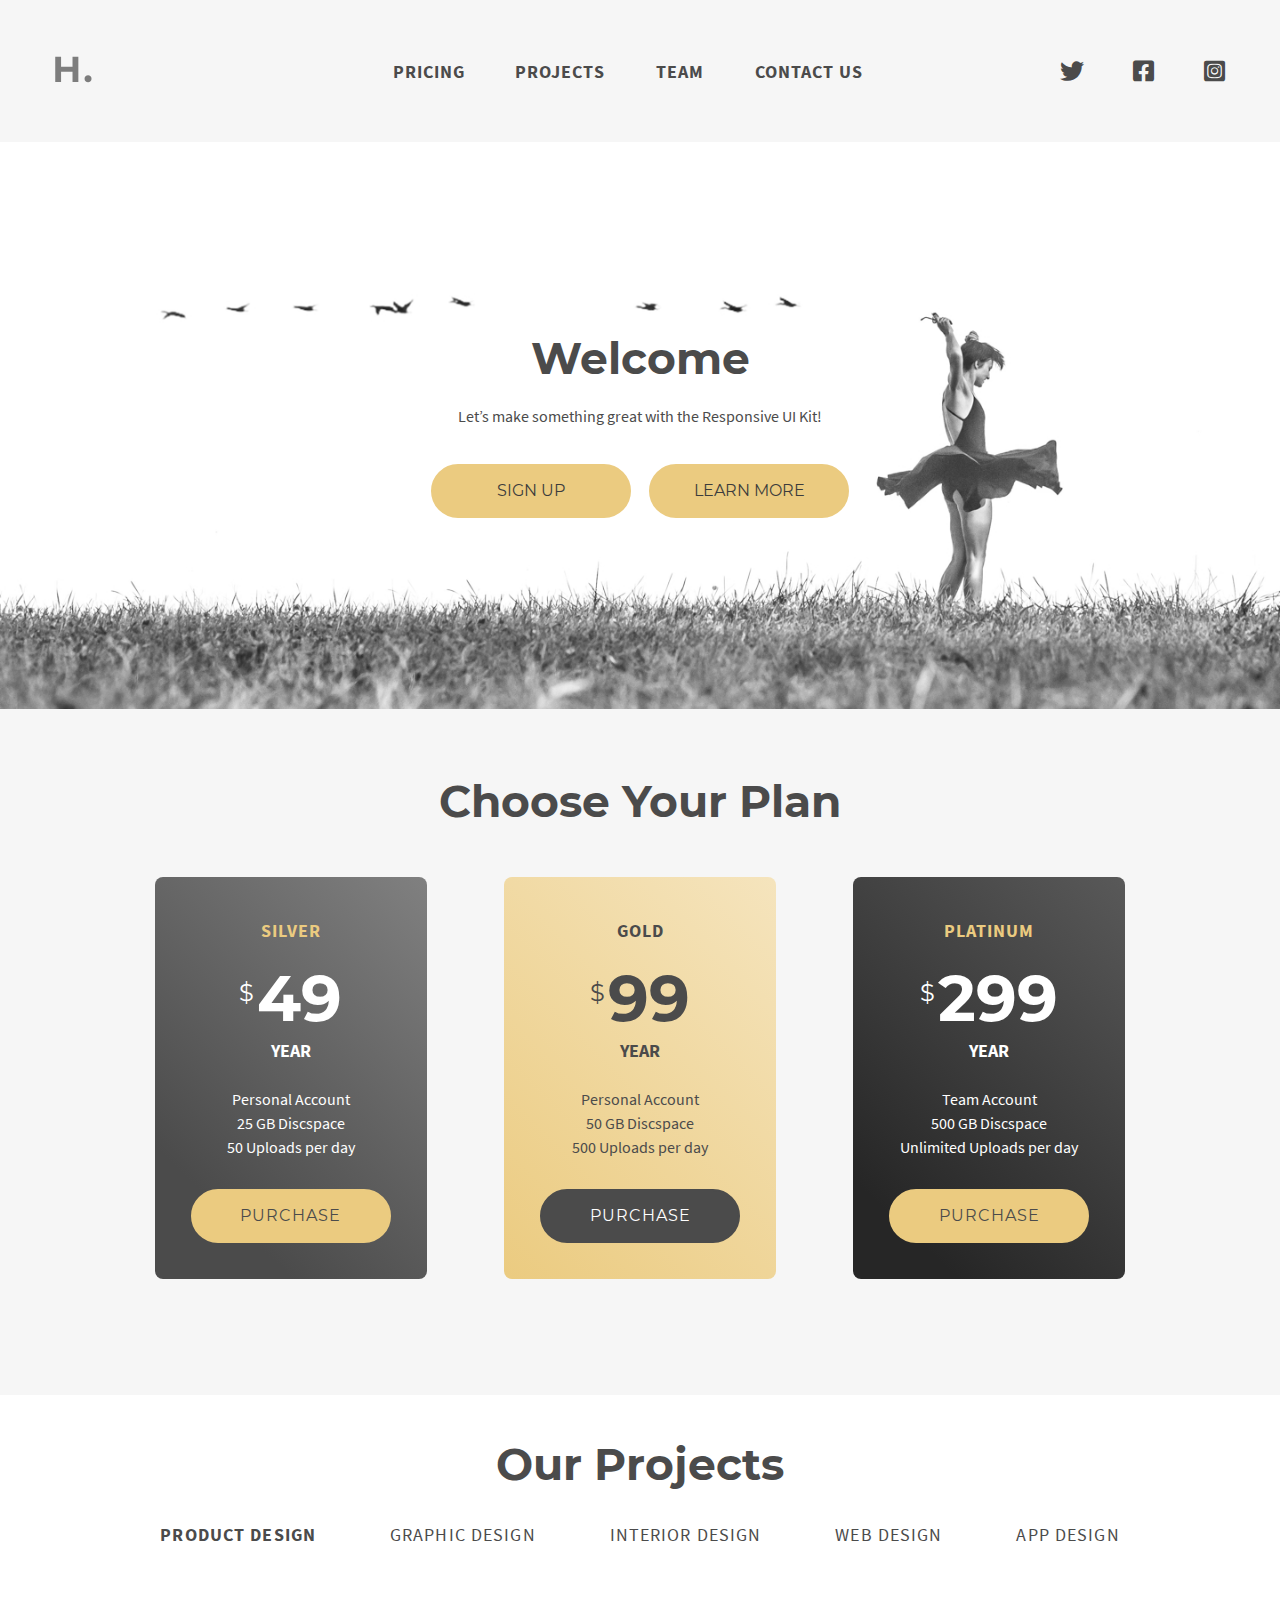
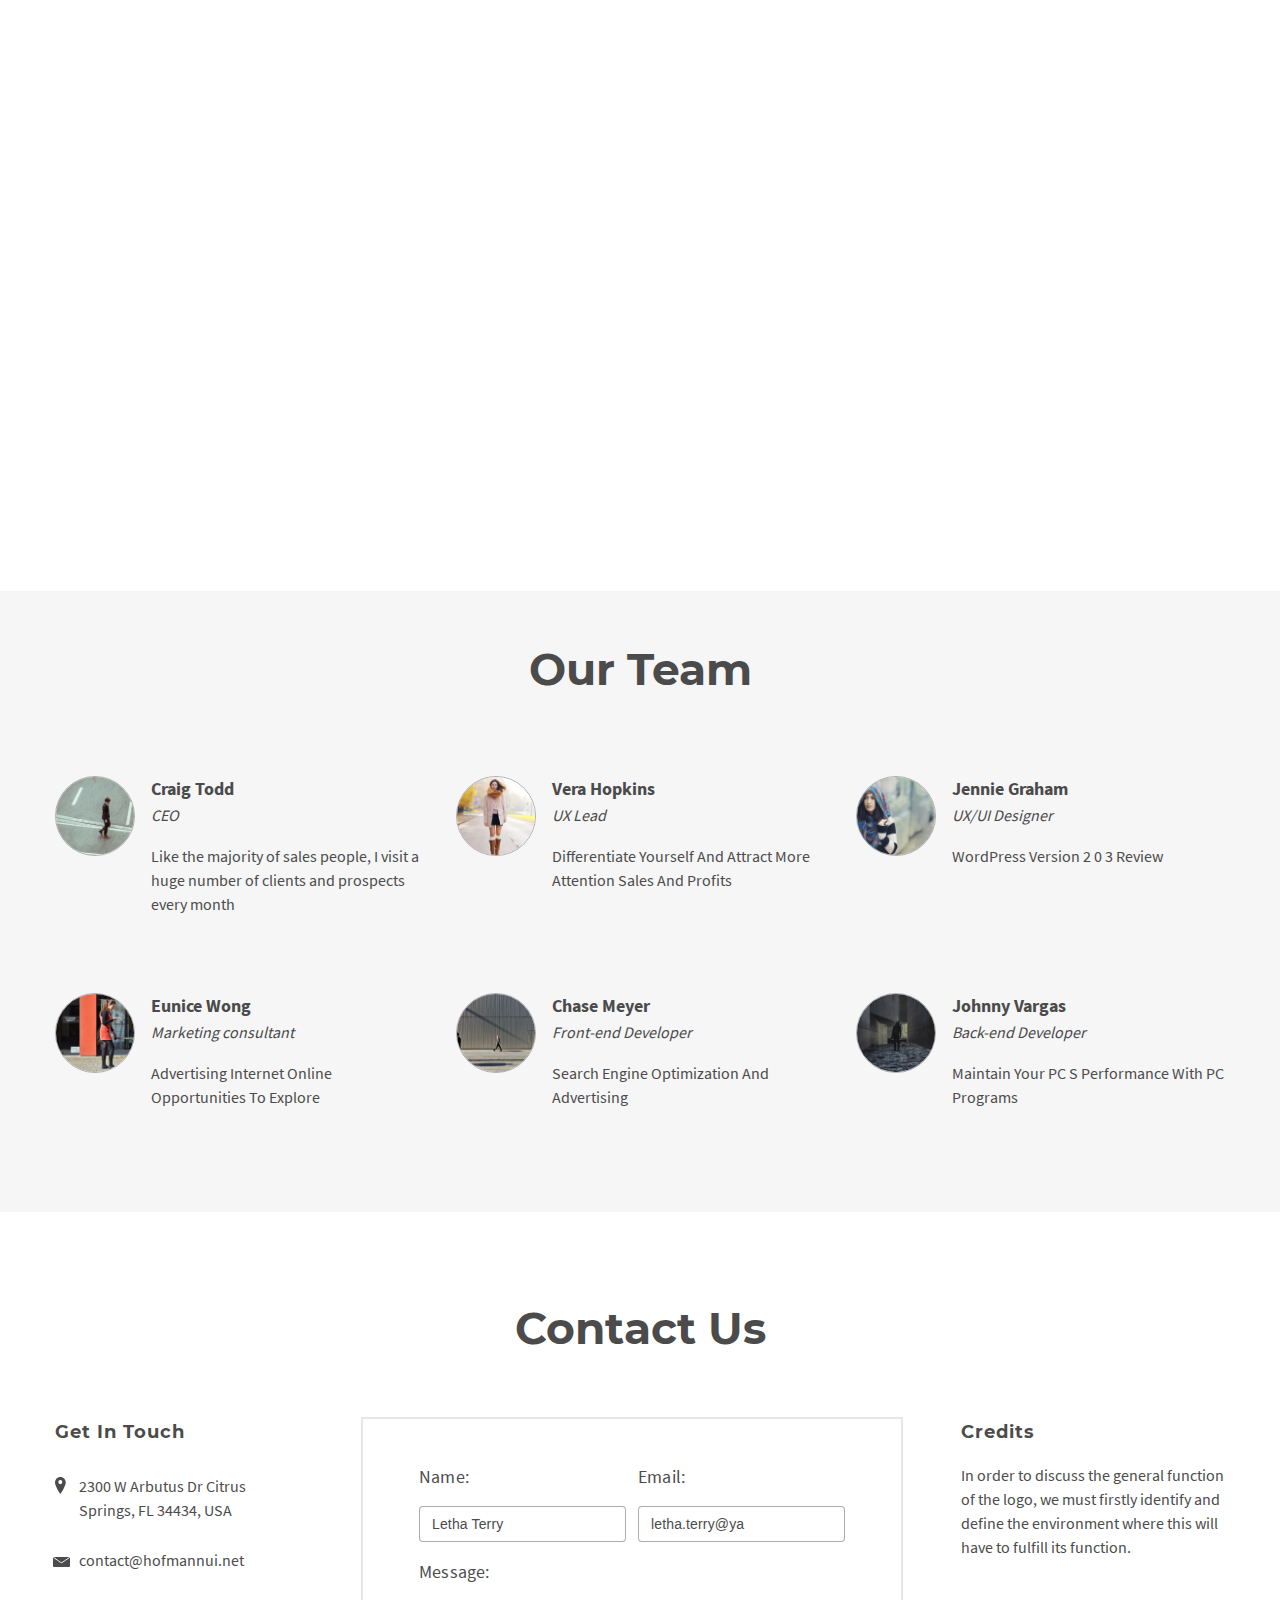
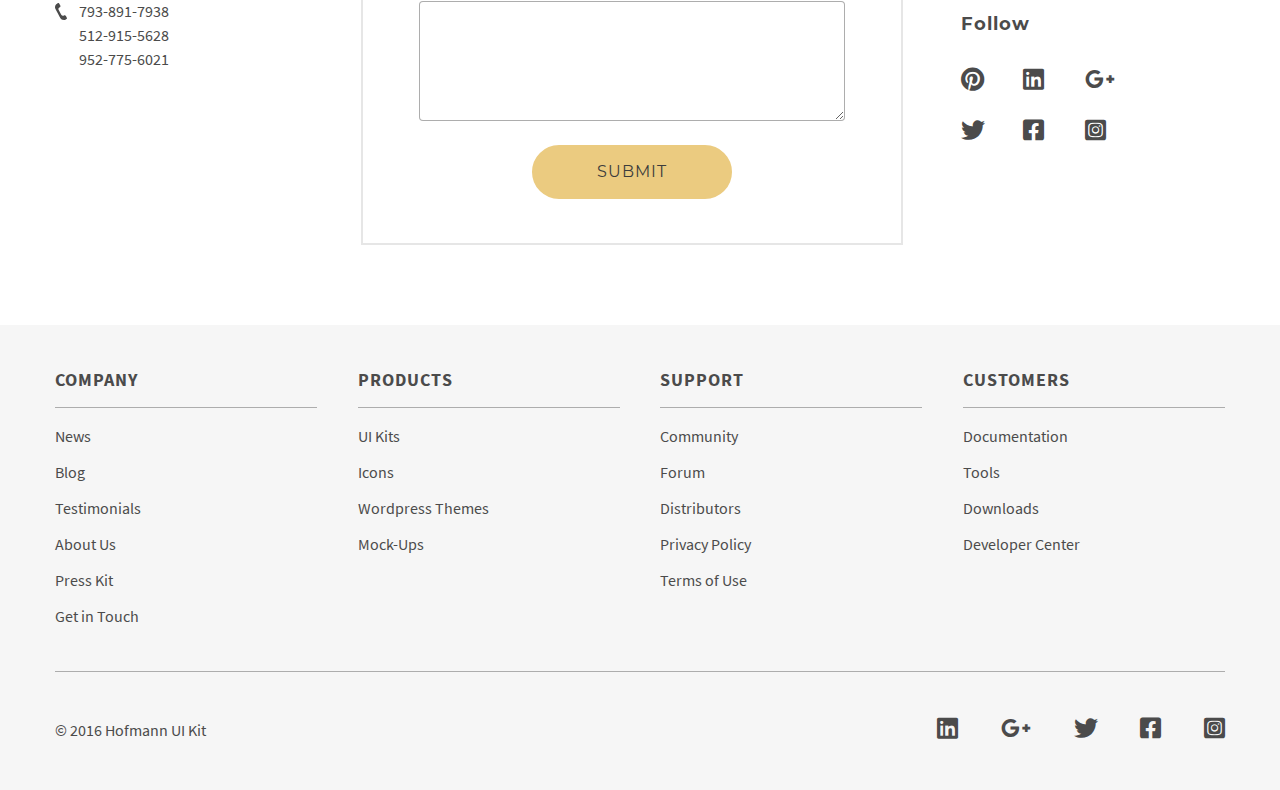
<file: index.html>
<!DOCTYPE html>
<html lang="en">

<head>
	<meta charset="UTF-8">
	<meta name="viewport" content="width=device-width, initial-scale=1.0, user-scalable=yes">
	<title>HOFMANN</title>
  <script src="assets/scripts/index.js" defer></script>
	<link rel="stylesheet" href="https://cdnjs.cloudflare.com/ajax/libs/font-awesome/5.14.0/css/all.min.css">
	<link rel="stylesheet" href="https://cdnjs.cloudflare.com/ajax/libs/animate.css/4.1.1/animate.min.css" />
	<link rel="stylesheet" href="styles/reset.css">
	<link rel="stylesheet" href="styles/style.css">
</head>

<body>

	<!-- =============== Header navbar ================== -->

	<header id="navbar" class="navbar">
		<div class="container f-row">
			<a class="logo" href="index.html">
				<img class="logo-img" src="assets/images/svg/logo.svg" alt="Hofmann logotype"></a>

			<button class="mobile-nav-icon fas fa-bars g-t-color"></button>

			<nav class="main-nav f-row">
				<a href="#s-pricing" class="nav-link g-t-color">
					Pricing </a>

				<a href="#s-project" class="nav-link g-t-color">Projects</a>

				<a href="#s-team" class="nav-link g-t-color">Team</a>

				<a href="#s-contact" class="nav-link g-t-color">Contact us</a>
			</nav>

			<div class="social-links f-row">
				<a href="https://twitter.com/" target="_blank" class="fab fa-twitter soc-link g-t-color"></a>
				<a href="https://www.facebook.com/" target="_blank" class="fab fa-facebook-square soc-link g-t-color"></a>
				<a href="https://www.instagram.com/" target="_blank" class="fab fa-instagram-square soc-link g-t-color"></a>

			</div>


		</div>
	</header>

	<main class="content">

		<!-- =============== Hero section ================== -->

		<section class="hero-section f-column">
			<div class="welcome-block">
				<h2 class="section-title">
					Welcome
				</h2>
				<p class="slogan-text g-t-color">
					Let’s make something great with the Responsive UI Kit!
				</p>

				<div class="hero-buttons-block d-flex">
					<button class="btn hero-button">Sign up</button>
					<button class="btn hero-button">learn more</button>
				</div>
			</div>
		</section>

		<!-- =============== Pricing section ================== -->

		<section id="s-pricing" class="pricing-section">
			<div class="container">
				<h2 class="section-title">Choose Your Plan</h2>
				<input type="radio" name="price-item" id="price-silver-trigger" class="choice-price">
				<input type="radio" checked name="price-item" id="price-gold-trigger" class="choice-price">
				<input type="radio" name="price-item" id="price-platinum-trigger" class="choice-price">

				<ul class="pricing-plan-list f-row">

					<li class="pricing-list-item silver">
						<h3 class="plan-name">Silver</h3>

						<div class="pricing-plan">
							<span class="dollar">$</span>

							<span class="plan-count">49</span><br>

							<span class="year">year</span>
						</div>


						<ul class="pricing-description">
							<li class="pricing-descr-item">Personal Account</li>
							<li class="pricing-descr-item">25 GB Discspace</li>
							<li class="pricing-descr-item">50 Uploads per day</li>
						</ul>
						<button class="btn btn-purchase">Purchase</button>
					</li>
					<li class="pricing-list-item gold">
						<h3 class="plan-name">Gold</h3>

						<div class="pricing-plan">
							<span class="dollar">$</span>

							<span class="plan-count">99</span><br>

							<span class="year">year</span>

						</div>


						<ul class="pricing-description">
							<li class="pricing-descr-item">Personal Account</li>
							<li class="pricing-descr-item">50 GB Discspace</li>
							<li class="pricing-descr-item">500 Uploads per day</li>
						</ul>
						<button class="btn btn-purchase">Purchase</button>
					</li>

					<li class="pricing-list-item platinum">
						<h3 class="plan-name">Platinum</h3>

						<div class="pricing-plan">
							<span class="dollar">$</span>

							<span class="plan-count">299</span> <br>

							<span class="year">year</span>

						</div>

						<ul class="pricing-description">
							<li class="pricing-descr-item">Team Account</li>
							<li class="pricing-descr-item">500 GB Discspace</li>
							<li class="pricing-descr-item">Unlimited Uploads per day</li>
						</ul>
						<button class="btn btn-purchase">Purchase</button>
					</li>
				</ul>

				<div class="block-labels-choice f-row">
					<label for="price-silver-trigger" class="label-choice-price choice-silver">Silver</label>
					<label for="price-gold-trigger" class="label-choice-price choice-gold">Gold</label>
					<label for="price-platinum-trigger" class="label-choice-price choice-platinum">Platinum</label>
				</div>
			</div>
		</section>

		<!-- =============== Our Project section ================== -->

		<section id="s-project" class="our-project-section">
			<div class="container">
				<h2 class="section-title">
					Our Projects
				</h2>

				<!-- ===== RADIOBUTTONS ===== -->
				<input type="radio" name="type-design" id="product-design-trigger" checked>

				<input type="radio" name="type-design" class="graphic-design" id="graphic-design-trigger">

				<input type="radio" name="type-design" class="interior-design" id="interior-design-trigger">

				<input type="radio" name="type-design" class="web-design" id="web-design-trigger">

				<input type="radio" name="type-design" class="app-design" id="app-design-trigger">

				<ul class="list-theme-project f-row">
					<li class="item-theme-project item-product">
						<label class="theme-project-link g-t-color product" for="product-design-trigger">Product design</label>
					</li>

					<li class="item-theme-project item-graphic">
						<label class="theme-project-link g-t-color graphic" for="graphic-design-trigger">Graphic design</label>
					</li>

					<li class="item-theme-project item-interior">
						<label class="theme-project-link g-t-color interior" for="interior-design-trigger"> Interior design
						</label>
					</li>

					<li class="item-theme-project item-web">
						<label class="theme-project-link g-t-color web" for="web-design-trigger">Web design</label>
					</li>

					<li class="item-theme-project item-app">
						<label class="theme-project-link g-t-color app" for="app-design-trigger">App design</label></li>
				</ul>

				<!-- Section product design -->

				<section class="product-design-section wow animate__animated animate__fadeInRight">
					<ul class="design-list">
						<li class="design-list-item">
							<img src="assets/images/design/product-design-photo-01.jpg" alt="laptop"
								class="product-design-photo design-photo">
							<div class="views-likes-comments-block f-row">

								<div class="views icon-counter">
									<img class="svg-icon-counter" src="assets/images/svg/views.svg" alt="icon counter">
									<span class="counter views-counter">91312</span>
								</div>

								<div class="likes icon-counter">
									<img class="svg-icon-counter" src="assets/images/svg/likes.svg" alt="icon counter">
									<span class="counter likes-counter">9312</span>
								</div>

								<div class="comments icon-counter">
									<img class="svg-icon-counter icon-comments" src="assets/images/svg/comments.svg" alt="icon counter">
									<span class="counter comments-counter">1312</span>
								</div>

							</div>
						</li>

						<li class="design-list-item">
							<img src="assets/images/design/product-design-photo-02.jpg" alt="photocamera"
								class="product-design-photo design-photo">
							<div class="views-likes-comments-block f-row">

								<div class="views icon-counter">
									<img class="svg-icon-counter" src="assets/images/svg/views.svg" alt="icon counter">
									<span class="counter views-counter">29547</span>
								</div>

								<div class="likes icon-counter">
									<img class="svg-icon-counter" src="assets/images/svg/likes.svg" alt="icon counter">
									<span class="counter likes-counter">2191</span>
								</div>

								<div class="comments icon-counter">
									<img class="svg-icon-counter icon-comments" src="assets/images/svg/comments.svg" alt="icon counter">
									<span class="counter comments-counter">6053</span>
								</div>

							</div>
						</li>

						<li class="design-list-item">
							<img src="assets/images/design/product-design-photo-03.jpg" alt="table and laptop"
								class="product-design-photo design-photo">
							<div class="views-likes-comments-block f-row">

								<div class="views icon-counter">
									<img class="svg-icon-counter" src="assets/images/svg/views.svg" alt="icon counter">
									<span class="counter views-counter">92924</span>
								</div>

								<div class="likes icon-counter">
									<img class="svg-icon-counter" src="assets/images/svg/likes.svg" alt="icon counter">
									<span class="counter likes-counter">1273</span>
								</div>

								<div class="comments icon-counter">
									<img class="svg-icon-counter icon-comments" src="assets/images/svg/comments.svg" alt="icon counter">
									<span class="counter comments-counter">4894</span>
								</div>

							</div>
						</li>

						<li class="design-list-item">
							<img src="assets/images/design/product-design-photo-04.jpg" alt="videocamera"
								class="product-design-photo design-photo">
							<div class="views-likes-comments-block f-row">

								<div class="views icon-counter">
									<img class="svg-icon-counter" src="assets/images/svg/views.svg" alt="icon counter">
									<span class="counter views-counter">99693</span>
								</div>

								<div class="likes icon-counter">
									<img class="svg-icon-counter" src="assets/images/svg/likes.svg" alt="icon counter">
									<span class="counter likes-counter">6727</span>
								</div>

								<div class="comments icon-counter">
									<img class="svg-icon-counter icon-comments" src="assets/images/svg/comments.svg" alt="icon counter">
									<span class="counter comments-counter">4835</span>
								</div>

							</div>
						</li>

						<li class="design-list-item">
							<img src="assets/images/design/product-design-photo-05.jpg" alt="game console"
								class="product-design-photo design-photo">
							<div class="views-likes-comments-block f-row">

								<div class="views icon-counter">
									<img class="svg-icon-counter" src="assets/images/svg/views.svg" alt="icon counter">
									<span class="counter views-counter">91312</span>
								</div>

								<div class="likes icon-counter">
									<img class="svg-icon-counter" src="assets/images/svg/likes.svg" alt="icon counter">
									<span class="counter likes-counter">9312</span>
								</div>

								<div class="comments icon-counter">
									<img class="svg-icon-counter icon-comments" src="assets/images/svg/comments.svg" alt="icon counter">
									<span class="counter comments-counter">1312</span>
								</div>

							</div>
						</li>

						<li class="design-list-item">
							<img src="assets/images/design/product-design-photo-06.jpg" alt="ultrabook and smartphone"
								class="product-design-photo design-photo">
							<div class="views-likes-comments-block f-row">

								<div class="views icon-counter">
									<img class="svg-icon-counter" src="assets/images/svg/views.svg" alt="icon counter">
									<span class="counter views-counter">29547</span>
								</div>

								<div class="likes icon-counter">
									<img class="svg-icon-counter" src="assets/images/svg/likes.svg" alt="icon counter">
									<span class="counter likes-counter">2191</span>
								</div>

								<div class="comments icon-counter">
									<img class="svg-icon-counter icon-comments" src="assets/images/svg/comments.svg" alt="icon counter">
									<span class="counter comments-counter">6053</span>
								</div>

							</div>
						</li>

						<li class="design-list-item">
							<img src="assets/images/design/product-design-photo-07.jpg" alt="macbook"
								class="product-design-photo design-photo">
							<div class="views-likes-comments-block f-row">

								<div class="views icon-counter">
									<img class="svg-icon-counter" src="assets/images/svg/views.svg" alt="icon counter">
									<span class="counter views-counter">92924</span>
								</div>

								<div class="likes icon-counter">
									<img class="svg-icon-counter" src="assets/images/svg/likes.svg" alt="icon counter">
									<span class="counter likes-counter">1273</span>
								</div>

								<div class="comments icon-counter">
									<img class="svg-icon-counter icon-comments" src="assets/images/svg/comments.svg" alt="icon counter">
									<span class="counter comments-counter">4894</span>
								</div>

							</div>
						</li>

						<li class="design-list-item">
							<img src="assets/images/design/product-design-photo-08.jpg" alt="smartwatch"
								class="product-design-photo design-photo">
							<div class="views-likes-comments-block f-row">

								<div class="views icon-counter">
									<img class="svg-icon-counter" src="assets/images/svg/views.svg" alt="icon counter">
									<span class="counter views-counter">99693</span>
								</div>

								<div class="likes icon-counter">
									<img class="svg-icon-counter" src="assets/images/svg/likes.svg" alt="icon counter">
									<span class="counter likes-counter">6727</span>
								</div>

								<div class="comments icon-counter">
									<img class="svg-icon-counter icon-comments" src="assets/images/svg/comments.svg" alt="icon counter">
									<span class="counter comments-counter">4835</span>
								</div>

							</div>
						</li>
					</ul>
				</section>

				<!-- Section graphic design -->

				<section class="graphic-design-section animate__animated animate__fadeInRight">
					<ul class="design-list">
						<li class="design-list-item">
							<img src="assets/images/design/graphic-design-photo-01.jpg" alt="journals"
								class="graphic-design-photo design-photo">
							<div class="views-likes-comments-block f-row">

								<div class="views icon-counter">
									<img class="svg-icon-counter" src="assets/images/svg/views.svg" alt="icon counter">
									<span class="counter views-counter">91312</span>
								</div>

								<div class="likes icon-counter">
									<img class="svg-icon-counter" src="assets/images/svg/likes.svg" alt="icon counter">
									<span class="counter likes-counter">9312</span>
								</div>

								<div class="comments icon-counter">
									<img class="svg-icon-counter icon-comments" src="assets/images/svg/comments.svg" alt="icon counter">
									<span class="counter comments-counter">1312</span>
								</div>

							</div>
						</li>

						<li class="design-list-item">
							<img src="assets/images/design/graphic-design-photo-02.jpg" alt="posters"
								class="graphic-design-photo design-photo">
							<div class="views-likes-comments-block f-row">

								<div class="views icon-counter">
									<img class="svg-icon-counter" src="assets/images/svg/views.svg" alt="icon counter">
									<span class="counter views-counter">29547</span>
								</div>

								<div class="likes icon-counter">
									<img class="svg-icon-counter" src="assets/images/svg/likes.svg" alt="icon counter">
									<span class="counter likes-counter">2191</span>
								</div>

								<div class="comments icon-counter">
									<img class="svg-icon-counter icon-comments" src="assets/images/svg/comments.svg" alt="icon counter">
									<span class="counter comments-counter">6053</span>
								</div>

							</div>
						</li>

						<li class="design-list-item">
							<img src="assets/images/design/graphic-design-photo-03.jpg" alt="banner"
								class="graphic-design-photo design-photo">
							<div class="views-likes-comments-block f-row">

								<div class="views icon-counter">
									<img class="svg-icon-counter" src="assets/images/svg/views.svg" alt="icon counter">
									<span class="counter views-counter">92924</span>
								</div>

								<div class="likes icon-counter">
									<img class="svg-icon-counter" src="assets/images/svg/likes.svg" alt="icon counter">
									<span class="counter likes-counter">1273</span>
								</div>

								<div class="comments icon-counter">
									<img class="svg-icon-counter icon-comments" src="assets/images/svg/comments.svg" alt="icon counter">
									<span class="counter comments-counter">4894</span>
								</div>

							</div>
						</li>

						<li class="design-list-item">
							<img src="assets/images/design/graphic-design-photo-04.jpg" alt="poster"
								class="graphic-design-photo design-photo">
							<div class="views-likes-comments-block f-row">

								<div class="views icon-counter">
									<img class="svg-icon-counter" src="assets/images/svg/views.svg" alt="icon counter">
									<span class="counter views-counter">99693</span>
								</div>

								<div class="likes icon-counter">
									<img class="svg-icon-counter" src="assets/images/svg/likes.svg" alt="icon counter">
									<span class="counter likes-counter">6727</span>
								</div>

								<div class="comments icon-counter">
									<img class="svg-icon-counter icon-comments" src="assets/images/svg/comments.svg" alt="icon counter">
									<span class="counter comments-counter">4835</span>
								</div>

							</div>
						</li>

					</ul>

				</section>

				<!-- Section interior design -->

				<section class="interior-design-section animate__animated animate__fadeInRight">
					<ul class="design-list">
						<li class="design-list-item">
							<img src="assets/images/design/interior-design-photo-01.jpg" alt="livingroom"
								class="interior-design-photo design-photo">
							<div class="views-likes-comments-block f-row">

								<div class="views icon-counter">
									<img class="svg-icon-counter" src="assets/images/svg/views.svg" alt="icon counter">
									<span class="counter views-counter">91312</span>
								</div>

								<div class="likes icon-counter">
									<img class="svg-icon-counter" src="assets/images/svg/likes.svg" alt="icon counter">
									<span class="counter likes-counter">9312</span>
								</div>

								<div class="comments icon-counter">
									<img class="svg-icon-counter icon-comments" src="assets/images/svg/comments.svg" alt="icon counter">
									<span class="counter comments-counter">1312</span>
								</div>

							</div>
						</li>

						<li class="design-list-item">
							<img src="assets/images/design/interior-design-photo-02.jpg" alt="livingroom"
								class="interior-design-photo design-photo">
							<div class="views-likes-comments-block f-row">

								<div class="views icon-counter">
									<img class="svg-icon-counter" src="assets/images/svg/views.svg" alt="icon counter">
									<span class="counter views-counter">29547</span>
								</div>

								<div class="likes icon-counter">
									<img class="svg-icon-counter" src="assets/images/svg/likes.svg" alt="icon counter">
									<span class="counter likes-counter">2191</span>
								</div>

								<div class="comments icon-counter">
									<img class="svg-icon-counter icon-comments" src="assets/images/svg/comments.svg" alt="icon counter">
									<span class="counter comments-counter">6053</span>
								</div>

							</div>
						</li>

						<li class="design-list-item">
							<img src="assets/images/design/interior-design-photo-03.jpg" alt="livingroom"
								class="interior-design-photo design-photo">
							<div class="views-likes-comments-block f-row">

								<div class="views icon-counter">
									<img class="svg-icon-counter" src="assets/images/svg/views.svg" alt="icon counter">
									<span class="counter views-counter">92924</span>
								</div>

								<div class="likes icon-counter">
									<img class="svg-icon-counter" src="assets/images/svg/likes.svg" alt="icon counter">
									<span class="counter likes-counter">1273</span>
								</div>

								<div class="comments icon-counter">
									<img class="svg-icon-counter icon-comments" src="assets/images/svg/comments.svg" alt="icon counter">
									<span class="counter comments-counter">4894</span>
								</div>

							</div>
						</li>

						<li class="design-list-item">
							<img src="assets/images/design/interior-design-photo-04.jpg" alt="bedroom"
								class="interior-design-photo design-photo">
							<div class="views-likes-comments-block f-row">

								<div class="views icon-counter">
									<img class="svg-icon-counter" src="assets/images/svg/views.svg" alt="icon counter">
									<span class="counter views-counter">99693</span>
								</div>

								<div class="likes icon-counter">
									<img class="svg-icon-counter" src="assets/images/svg/likes.svg" alt="icon counter">
									<span class="counter likes-counter">6727</span>
								</div>

								<div class="comments icon-counter">
									<img class="svg-icon-counter icon-comments" src="assets/images/svg/comments.svg" alt="icon counter">
									<span class="counter comments-counter">4835</span>
								</div>

							</div>
						</li>

						<li class="design-list-item">
							<img src="assets/images/design/interior-design-photo-05.jpg" alt="kitchen"
								class="interior-design-photo design-photo">
							<div class="views-likes-comments-block f-row">

								<div class="views icon-counter">
									<img class="svg-icon-counter" src="assets/images/svg/views.svg" alt="icon counter">
									<span class="counter views-counter">91312</span>
								</div>

								<div class="likes icon-counter">
									<img class="svg-icon-counter" src="assets/images/svg/likes.svg" alt="icon counter">
									<span class="counter likes-counter">9312</span>
								</div>

								<div class="comments icon-counter">
									<img class="svg-icon-counter icon-comments" src="assets/images/svg/comments.svg" alt="icon counter">
									<span class="counter comments-counter">1312</span>
								</div>

							</div>
						</li>

						<li class="design-list-item">
							<img src="assets/images/design/interior-design-photo-06.jpg" alt="kitchen"
								class="interior-design-photo design-photo">
							<div class="views-likes-comments-block f-row">

								<div class="views icon-counter">
									<img class="svg-icon-counter" src="assets/images/svg/views.svg" alt="icon counter">
									<span class="counter views-counter">29547</span>
								</div>

								<div class="likes icon-counter">
									<img class="svg-icon-counter" src="assets/images/svg/likes.svg" alt="icon counter">
									<span class="counter likes-counter">2191</span>
								</div>

								<div class="comments icon-counter">
									<img class="svg-icon-counter icon-comments" src="assets/images/svg/comments.svg" alt="icon counter">
									<span class="counter comments-counter">6053</span>
								</div>

							</div>
						</li>

					</ul>
				</section>

				<!-- Section graphic design -->

				<section class="web-design-section animate__animated animate__fadeInRight">
					<ul class="design-list">
						<li class="design-list-item">
							<img src="assets/images/design/web-design-photo-01.jpg" alt="journals"
								class="web-design-photo design-photo">
							<div class="views-likes-comments-block f-row">

								<div class="views icon-counter">
									<img class="svg-icon-counter" src="assets/images/svg/views.svg" alt="icon counter">
									<span class="counter views-counter">91312</span>
								</div>

								<div class="likes icon-counter">
									<img class="svg-icon-counter" src="assets/images/svg/likes.svg" alt="icon counter">
									<span class="counter likes-counter">9312</span>
								</div>

								<div class="comments icon-counter">
									<img class="svg-icon-counter icon-comments" src="assets/images/svg/comments.svg" alt="icon counter">
									<span class="counter comments-counter">1312</span>
								</div>

							</div>
						</li>

						<li class="design-list-item">
							<img src="assets/images/design/web-design-photo-02.jpg" alt="posters"
								class="web-design-photo design-photo">
							<div class="views-likes-comments-block f-row">

								<div class="views icon-counter">
									<img class="svg-icon-counter" src="assets/images/svg/views.svg" alt="icon counter">
									<span class="counter views-counter">29547</span>
								</div>

								<div class="likes icon-counter">
									<img class="svg-icon-counter" src="assets/images/svg/likes.svg" alt="icon counter">
									<span class="counter likes-counter">2191</span>
								</div>

								<div class="comments icon-counter">
									<img class="svg-icon-counter icon-comments" src="assets/images/svg/comments.svg" alt="icon counter">
									<span class="counter comments-counter">6053</span>
								</div>

							</div>
						</li>

						<li class="design-list-item">
							<img src="assets/images/design/web-design-photo-03.png" alt="banner"
								class="web-design-photo design-photo">
							<div class="views-likes-comments-block f-row">

								<div class="views icon-counter">
									<img class="svg-icon-counter" src="assets/images/svg/views.svg" alt="icon counter">
									<span class="counter views-counter">92924</span>
								</div>

								<div class="likes icon-counter">
									<img class="svg-icon-counter" src="assets/images/svg/likes.svg" alt="icon counter">
									<span class="counter likes-counter">1273</span>
								</div>

								<div class="comments icon-counter">
									<img class="svg-icon-counter icon-comments" src="assets/images/svg/comments.svg" alt="icon counter">
									<span class="counter comments-counter">4894</span>
								</div>

							</div>
						</li>

						<li class="design-list-item">
							<img src="assets/images/design/web-design-photo-04.jpg" alt="poster"
								class="web-design-photo design-photo">
							<div class="views-likes-comments-block f-row">

								<div class="views icon-counter">
									<img class="svg-icon-counter" src="assets/images/svg/views.svg" alt="icon counter">
									<span class="counter views-counter">99693</span>
								</div>

								<div class="likes icon-counter">
									<img class="svg-icon-counter" src="assets/images/svg/likes.svg" alt="icon counter">
									<span class="counter likes-counter">6727</span>
								</div>

								<div class="comments icon-counter">
									<img class="svg-icon-counter icon-comments" src="assets/images/svg/comments.svg" alt="icon counter">
									<span class="counter comments-counter">4835</span>
								</div>

							</div>
						</li>

					</ul>

				</section>

				<!-- Section graphic design -->

				<section class="app-design-section animate__animated animate__fadeInRight">
					<ul class="design-list">
						<li class="design-list-item">
							<img src="assets/images/design/app-design-photo-01.jpg" alt="journals"
								class="app-design-photo design-photo">
							<div class="views-likes-comments-block f-row">

								<div class="views icon-counter">
									<img class="svg-icon-counter" src="assets/images/svg/views.svg" alt="icon counter">
									<span class="counter views-counter">91312</span>
								</div>

								<div class="likes icon-counter">
									<img class="svg-icon-counter" src="assets/images/svg/likes.svg" alt="icon counter">
									<span class="counter likes-counter">9312</span>
								</div>

								<div class="comments icon-counter">
									<img class="svg-icon-counter icon-comments" src="assets/images/svg/comments.svg" alt="icon counter">
									<span class="counter comments-counter">1312</span>
								</div>

							</div>
						</li>

						<li class="design-list-item">
							<img src="assets/images/design/app-design-photo-02.jpg" alt="posters"
								class="app-design-photo design-photo">
							<div class="views-likes-comments-block f-row">

								<div class="views icon-counter">
									<img class="svg-icon-counter" src="assets/images/svg/views.svg" alt="icon counter">
									<span class="counter views-counter">29547</span>
								</div>

								<div class="likes icon-counter">
									<img class="svg-icon-counter" src="assets/images/svg/likes.svg" alt="icon counter">
									<span class="counter likes-counter">2191</span>
								</div>

								<div class="comments icon-counter">
									<img class="svg-icon-counter icon-comments" src="assets/images/svg/comments.svg" alt="icon counter">
									<span class="counter comments-counter">6053</span>
								</div>

							</div>
						</li>

						<li class="design-list-item">
							<img src="assets/images/design/app-design-photo-03.jpg" alt="banner"
								class="app-design-photo design-photo">
							<div class="views-likes-comments-block f-row">

								<div class="views icon-counter">
									<img class="svg-icon-counter" src="assets/images/svg/views.svg" alt="icon counter">
									<span class="counter views-counter">92924</span>
								</div>

								<div class="likes icon-counter">
									<img class="svg-icon-counter" src="assets/images/svg/likes.svg" alt="icon counter">
									<span class="counter likes-counter">1273</span>
								</div>

								<div class="comments icon-counter">
									<img class="svg-icon-counter icon-comments" src="assets/images/svg/comments.svg" alt="icon counter">
									<span class="counter comments-counter">4894</span>
								</div>

							</div>
						</li>

					</ul>

				</section>
			</div>
		</section>

		<!-- =============== Our Team section ================== -->

		<section id="s-team" class="our-team-section">
			<div class="container">
				<h2 class="section-title">
					Our Team
				</h2>
				<ul class="our-team-list">

					<li class="our-team-list-item">
						<img src="assets/images/person-01.jpg" alt="photo Craig Todd" class="user-avatar">
						<div class="user-info g-t-color">
							<h3 class="user-name">
								Craig Todd
							</h3>
							<span class="profession">
								CEO
							</span>
							<p class="prof-description">
								Like the majority of sales people, I visit a huge number of clients and prospects every month
							</p>
						</div>
					</li>

					<li class="our-team-list-item">
						<img src="assets/images/person-02.jpg" alt="photo Vera Hopkins" class="user-avatar" width="80" height="80">
						<div class="user-info g-t-color">
							<h3 class="user-name">
								Vera Hopkins
							</h3>
							<span class="profession">
								UX Lead
							</span>
							<p class="prof-description">
								Differentiate Yourself And Attract More Attention Sales And Profits
							</p>
						</div>
					</li>

					<li class="our-team-list-item">
						<img src="assets/images/person-03.jpg" alt="photo Jennie Graham" class="user-avatar" width="80" height="80">
						<div class="user-info g-t-color">
							<h3 class="user-name">
								Jennie Graham
							</h3>
							<span class="profession">
								UX/UI Designer
							</span>
							<p class="prof-description">
								WordPress Version 2 0 3 Review
							</p>
						</div>
					</li>

					<li class="our-team-list-item">
						<img src="assets/images/person-04.jpg" alt="photo Eunice Wong" class="user-avatar" width="80" height="80">
						<div class="user-info g-t-color">
							<h3 class="user-name">
								Eunice Wong
							</h3>
							<span class="profession">
								Marketing consultant
							</span>
							<p class="prof-description">
								Advertising Internet Online Opportunities To Explore
							</p>
						</div>
					</li>

					<li class="our-team-list-item">
						<img src="assets/images/person-05.jpg" alt="photo Chase Meyer" class="user-avatar" width="80" height="80">
						<div class="user-info g-t-color">
							<h3 class="user-name">
								Chase Meyer
							</h3>
							<span class="profession">
								Front-end Developer
							</span>
							<p class="prof-description">
								Search Engine Optimization And Advertising
							</p>
						</div>
					</li>

					<li class="our-team-list-item">
						<img src="assets/images/person-06.jpg" alt="photo Johnny Vargas" class="user-avatar" width="80" height="80">
						<div class="user-info g-t-color">
							<h3 class="user-name">
								Johnny Vargas
							</h3>
							<span class="profession">
								Back-end Developer
							</span>
							<p class="prof-description">
								Maintain Your PC S Performance With PC Programs
							</p>
						</div>
					</li>
				</ul>
			</div>
		</section>

		<!-- =============== Contact us section ================== -->

		<section id="s-contact" class="contact-us-section g-t-color">
			<h2 class="section-title">Contact Us</h2>
			<div class="container f-row">

				<div class="get-in-touch-block f-column">
					<h3 class="subsection-title">Get In Touch</h3>
					<p class="get-in-touch-paragraph address-p">2300 W Arbutus Dr Citrus Springs, FL 34434, USA</p>
					<p class="get-in-touch-paragraph mail-p">
						<a class="mail-link" href="mailto:contact@hofmannui.net">contact@hofmannui.net</a>
					</p>

					<p class="get-in-touch-paragraph f-column phone-p">
						<a class="phone-link" href="tel:+7938917938">793-891-7938</a>
						<a class="phone-link" href="tel:+5129155628">512-915-5628</a>
						<a class="phone-link" href="tel:+9527756021">952-775-6021</a>
					</p>
				</div>

				<form id="form-contact" class="form-contact-us" action="#" method="post">


					<label class="field-label field-label-name" for="username">Name:</label>
					<input id="username" class="field-form field-username" type="text" name="username" placeholder="Letha Terry"
						minlength="2" required>

					<label class="field-label field-label-email" for="email">Email:</label>
					<input id="email" class="field-form field-email" type="text" name="email" placeholder="letha.terry@ya"
						required>

					<label class="field-label field-label-message" for="message">Message:</label>
					<textarea id="message" class="field-form" name="message"></textarea>

					<button type="submit" class="btn hero-button contact-form-btn">Submit</button>
				</form>

				<div class="credit-follow-block">

					<div class="credits-block">
						<h3 class="subsection-title">Credits</h3>
						<p class="credits-text">
							In order to discuss the general function of the logo, we must firstly identify and define the environment
							where this will have to fulfill its function.
						</p>
					</div>

					<div class="follows-block">
						<h3 class="subsection-title">Follow</h3>
						<ul class="follows-list">
							<li class="follows-list-item">
								<a href="https://www.pinterest.com/" target="_blank" rel="noopener"
									class="fab fa-pinterest soc-link"></a>
							</li>

							<li class="follows-list-item">
								<a href="https://www.linkedin.com/" target="_blank" rel="noopener" class="fab fa-linkedin soc-link"></a>
							</li>

							<li class="follows-list-item">
								<a href="https://plus.google.com/" target="_blank" rel="noopener"
									class="fab fa-google-plus-g soc-link"></a>
							</li>

							<li class="follows-list-item">
								<a href="https://twitter.com/" target="_blank" rel="noopener" class="fab fa-twitter soc-link"></a>
							</li>

							<li class="follows-list-item">
								<a href="https://www.facebook.com/" target="_blank" rel="noopener"
									class="fab fa-facebook-square soc-link"></a>
							</li>

							<li class="follows-list-item">
								<a href="https://www.instagram.com/" target="_blank" rel="noopener"
									class="fab fa-instagram-square soc-link"></a>
							</li>
						</ul>

					</div>
				</div>
			</div>

		</section>
	</main>
	<!-- =============== Footer ================== -->

	<footer class="main-footer">
		<div class="container">
			<div class="footer-submenu f-row">
				<div class="submenu g-t-color">
					<h3 class="submenu-title">Company</h3>
					<ul class="submenu-list">
						<li class="submenu-item">
							<a class="submenu-item-link" href="#">News</a>
						</li>
						<li class="submenu-item">
							<a class="submenu-item-link" href="#">Blog</a>
						</li>
						<li class="submenu-item">
							<a class="submenu-item-link" href="#">Testimonials</a>
						</li>
						<li class="submenu-item">
							<a class="submenu-item-link" href="#">About Us</a>
						</li>
						<li class="submenu-item">
							<a class="submenu-item-link" href="#">Press Kit</a>
						</li>
						<li class="submenu-item">
							<a class="submenu-item-link" href="#">Get in Touch</a>
						</li>
					</ul>
				</div>

				<div class="submenu g-t-color">
					<h3 class="submenu-title">Products</h3>
					<ul class="submenu-list">
						<li class="submenu-item">
							<a class="submenu-item-link" href="#">UI Kits</a>
						</li>
						<li class="submenu-item">
							<a class="submenu-item-link" href="#">Icons</a>
						</li>
						<li class="submenu-item">
							<a class="submenu-item-link" href="#">Wordpress Themes</a>
						</li>
						<li class="submenu-item">
							<a class="submenu-item-link" href="#">Mock-Ups</a>
						</li>
					</ul>
				</div>

				<div class="submenu g-t-color">
					<h3 class="submenu-title">Support</h3>
					<ul class="submenu-list">
						<li class="submenu-item">
							<a class="submenu-item-link" href="#">Community</a>
						</li>
						<li class="submenu-item">
							<a class="submenu-item-link" href="#">Forum</a>
						</li>
						<li class="submenu-item">
							<a class="submenu-item-link" href="#">Distributors</a>
						</li>
						<li class="submenu-item">
							<a class="submenu-item-link" href="#">Privacy Policy</a>
						</li>
						<li class="submenu-item">
							<a class="submenu-item-link" href="#">Terms of Use</a>
						</li>
					</ul>
				</div>

				<div class="submenu g-t-color">
					<h3 class="submenu-title">Customers</h3>
					<ul class="submenu-list">
						<li class="submenu-item">
							<a class="submenu-item-link" href="#">Documentation</a>
						</li>
						<li class="submenu-item">
							<a class="submenu-item-link" href="#">Tools</a>
						</li>
						<li class="submenu-item">
							<a class="submenu-item-link" href="#">Downloads</a>
						</li>
						<li class="submenu-item">
							<a class="submenu-item-link" href="#">Developer Center</a>
						</li>
					</ul>
				</div>
			</div>

			<div class="footer-copyright-follow g-t-color f-row">
				<span class="copyright">
					&#169; 2016 Hofmann UI Kit
				</span>
				<ul class="footer-follows-list f-row">
					<li class="follows-list-item">
						<a href="https://www.linkedin.com/" target="_blank" rel="noopener" class="fab fa-linkedin soc-link"></a>
					</li>

					<li class="follows-list-item">
						<a href="https://plus.google.com/" target="_blank" rel="noopener" class="fab fa-google-plus-g soc-link"></a>
					</li>

					<li class="follows-list-item">
						<a href="https://twitter.com/" target="_blank" rel="noopener" class="fab fa-twitter soc-link"></a>
					</li>

					<li class="follows-list-item">
						<a href="https://www.facebook.com/" target="_blank" rel="noopener"
							class="fab fa-facebook-square soc-link"></a>
					</li>

					<li class="follows-list-item">
						<a href="https://www.instagram.com/" target="_blank" rel="noopener"
							class="fab fa-instagram-square soc-link"></a>
					</li>
				</ul>
			</div>

		</div>
	</footer>

	<script src="https://cdnjs.cloudflare.com/ajax/libs/wow/1.1.2/wow.min.js"></script>
	<script>
		new WOW().init();
	</script>
</body>

</html>
</file>
<file: styles/style.css>
@font-face {
	font-family: 'Montserrat';
	src: url('../assets/fonts/Montserrat-Regular.eot');
	src: local('../assets/fonts/Montserrat Regular'), local('Montserrat-Regular'),
		url('../assets/fonts/Montserrat-Regular.eot?#iefix') format('embedded-opentype'),
		url('../assets/fonts/Montserrat-Regular.woff2') format('woff2'),
		url('../assets/fonts/Montserrat-Regular.woff') format('woff'),
		url('../assets/fonts/Montserrat-Regular.ttf') format('truetype');
	font-weight: normal;
	font-style: normal;
	font-display: swap;
}

@font-face {
	font-family: 'Montserrat';
	src: url('../assets/fonts/Montserrat-Bold.eot');
	src: local('../assets/fonts/Montserrat Bold'), local('Montserrat-Bold'),
		url('../assets/fonts/Montserrat-Bold.eot?#iefix') format('embedded-opentype'),
		url('../assets/fonts/Montserrat-Bold.woff2') format('woff2'),
		url('../assets/fonts/Montserrat-Bold.woff') format('woff'),
		url('../assets/fonts/Montserrat-Bold.ttf') format('truetype');
	font-weight: bold;
	font-style: normal;
	font-display: swap;
}

@font-face {
	font-family: 'Source Sans Pro';
	src: url('../assets/fonts/SourceSansPro-Bold.eot');
	src: local('../assets/fonts/Source Sans Pro Bold'), local('SourceSansPro-Bold'),
		url('../assets/fonts/SourceSansPro-Bold.eot?#iefix') format('embedded-opentype'),
		url('../assets/fonts/SourceSansPro-Bold.woff2') format('woff2'),
		url('../assets/fonts/SourceSansPro-Bold.woff') format('woff'),
		url('../assets/fonts/SourceSansPro-Bold.ttf') format('truetype');
	font-weight: bold;
	font-style: normal;
	font-display: swap;
}

@font-face {
	font-family: 'Source Sans Pro';
	src: url('../assets/fonts/SourceSansPro-Regular.eot');
	src: local('../assets/fonts/Source Sans Pro Regular'), local('SourceSansPro-Regular'),
		url('../assets/fonts/SourceSansPro-Regular.eot?#iefix') format('embedded-opentype'),
		url('../assets/fonts/SourceSansPro-Regular.woff2') format('woff2'),
		url('../assets/fonts/SourceSansPro-Regular.woff') format('woff'),
		url('../assets/fonts/SourceSansPro-Regular.ttf') format('truetype');
	font-weight: normal;
	font-style: normal;
	font-display: swap;
}


* {
	box-sizing: border-box;
}

html {
	scroll-behavior: smooth;
}

body {
	font-family: 'Source Sans Pro', sans-serif;
	font-style: normal;
	font-weight: normal;
	font-size: 16px;
	line-height: 24px;
	color: #4B4B4B;
}

section:nth-of-type(even) {
	background-color: #F6F6F6;
}

section:nth-of-type(odd) {
	background-color: #fff;
}

a, button,
.pricing-list-item,
.design-list-item img,
.form-contact-us {
  transition: transform 0.5s ease-in-out, color 0.5s ease-in-out, background-color 0.5s ease-in-out, box-shadow 0.5s ease-in-out, text-transform 0.5s ease-in-out;
}

.container {
	max-width: 1170px;
	margin: 0 auto;
}

.d-flex {
	display: flex;
}

.f-row {
	display: flex;
	flex-direction: row;
	justify-content: space-between;
	align-items: center;
	flex-wrap: wrap;
}

.f-column {
	display: flex;
	flex-direction: column;
	justify-content: center;
	align-items: center;
}

.section-title {
	font-family: 'Montserrat', sans-serif;
	font-style: normal;
	font-weight: bold;
	font-size: 44px;
	line-height: 48px;
	color: #4B4B4B;
	text-align: center;
}

.btn {
	width: 200px;
	display: inline-block;
	padding: 15px 42px;
	color: #3C3C3C;
	font-family: 'Montserrat', sans-serif;
	font-size: 16px;
	line-height: 20px;
	text-transform: uppercase;
	border-radius: 50px;
	cursor: pointer;
}

.btn:hover {
	border-color: #4B4B4B;
	background-color: #fff;
	text-transform: lowercase;
}

.g-t-color {
	color: #4B4B4B;
}

@media screen and (min-width: 768px) and (max-width: 1199px) {
	body {
		font-size: 11px;
		line-height: 16px;
	}

	.container {
		max-width: 93%;
	}

	.section-title {
		font-size: 32px;
		line-height: 40px;
		letter-spacing: -0.8px;
	}

	.btn {
		max-width: 150px;
		max-height: 40px;
		padding: 14px;
		font-size: 11px;
		line-height: 13px;
		letter-spacing: 0.8px;
	}
}

@media screen and (max-width: 767px) {
	body {
		font-size: 11px;
		line-height: 16px;
	}

	.container {
		max-width: 90%;
	}

	.section-title {
		font-size: 20px;
		line-height: 24px;
		letter-spacing: -0.8px;
	}

	.btn {
		max-width: 130px;
		max-height: 32px;
		padding: 8px;
		font-size: 11px;
		line-height: 13px;
	}
}

/* ===== Styles Header ===== */

.navbar {
	background-color: #F6F6F6;
	padding: 56px 0;
}

.logo {
	display: inline-block;
	width: 40px;
	height: 30px;
	flex-basis: 12%;
}

.logo:hover {
	cursor: pointer;
}

.logo-img {
	width: 37px;
	height: 27px;
}

.logo:hover .logo-img {
	background-image: url('../assets/images/svg/logo-hover.svg');
	background-position: 5px center;
	background-repeat: no-repeat;
}

.main-nav {
	flex-basis: 470px;
}

/* Лучше наследуемые стили задавать родителю, чтобы браузер выполнял их один раз, а не каждый раз в пункте меню */

.nav-link {
	font-size: 18px;
	font-weight: bold;
	line-height: 23px;
	text-transform: uppercase;
	letter-spacing: 1px;
}

.nav-link:hover {
	text-shadow: 0px 2px 2px #EBCB80;
	cursor: pointer;
}

.soc-link:hover {
	color: #EBCB80;
	cursor: pointer;
}

.social-links {
	flex-basis: 165px;
}

.soc-link {
	font-size: 24px;
}

.mobile-nav-icon.fa-times,
.mobile-nav-icon.fa-bars,
#mobile-menu-trriger {
	display: none;
}

@media screen and (min-width: 768px) and (max-width: 1199px) {
	.navbar {
		padding: 38px 0;
	}

	.logo-img {
		width: 24px;
		height: 30px;
	}

	.main-nav {
		flex-basis: 330px;
	}

	.nav-link {
		font-size: 12px;
		line-height: 15px;
	}

	.social-links {
		flex-basis: 95px;
	}

	.soc-link {
		font-size: 16px;
	}
}

@media screen and (max-width: 767px) {
	.navbar {
		position: relative;
		padding: 14px 0;
	}

	.logo {
		width: 24px;
		height: 30px;
		background-image: url('../assets/images/svg/logo-mob.svg');
		background-position: center;
		background-repeat: no-repeat;
	}

	.mobile-nav-icon.fas {
		display: block;
		font-size: 20px;
		padding: 5px;
    border: none;
    background-color: transparent;
	}

	.logo-img,
	.social-links {
		display: none;
	}

	.main-nav {
		display: none;
		position: relative;
	}

  #navbar.mobile-active .logo{
		display: none;
  }

  #navbar.mobile-active .fa-times {
    display: block;
		padding: 5px;
		margin-top: 50px;
		font-size: 20px;
  }

  #navbar.mobile-active {
    position: fixed;
		top: 0;
		bottom: 0;
		right: 0;
		left: 0;
		background-color: #fff;
		z-index: 10;
  }

  #navbar.mobile-active .container {
    flex-direction: column;
		justify-content: space-between;
		min-height: 100vh;
		min-height: -webkit-fill-available;
  }

  #navbar.mobile-active .container .main-nav {
    display: flex;
    flex-direction: column;
		justify-content: center;
		align-items: center;
  }

  #navbar.mobile-active .container .social-links {
    display: flex;
  }

	.nav-link {
		padding-top: 15px;
		padding-bottom: 15px;
		text-transform: none;
	}

	/* Паддинги чтобы увеличить область таба */

	.social-links {
		flex-basis: 100px;
		margin: 0 auto;
	}

	.soc-link {
		font-size: 20px;
		padding: 5px;
	}

	/* С меню получилось интересный эффект наезжания блока на открытое меню. Вряд ли кто-то так делает, конечно, но прикольно. Не стала добавлять JS, чтобы еще больше не затягивать сдачу дз */
}

/* ===== Styles Hero-section ===== */

.hero-section {
	min-height: 63vh;
	background-image: url('../assets/images/hero-bg.jpg');
	background-repeat: no-repeat;
	background-position: center;
	background-size: cover;
}

.welcome-block {
	text-align: center;
}

.slogan-text {
	margin-top: 22px;
	margin-bottom: 36px;
}

.hero-button {
	background-color: #EBCB80;
	border: 2px solid #EBCB80;
	color: #3C3C3C;
}

.hero-button+.hero-button {
	margin-left: 18px;
}

@media screen and (min-width: 768px) and (max-width: 1199px) {
	.hero-section {
		min-height: 55vh;
	}

	.slogan-text {
		margin-top: 11px;
		margin-bottom: 36px;
	}

	.hero-buttons-block {
		flex-direction: column;
		align-items: center;
	}

	.hero-button+.hero-button {
		margin-left: 0;
		margin-top: 16px;
	}
}

@media screen and (max-width: 767px) {
	.hero-section {
		background-position: 65% center;
		/* background-image: linear-gradient(220deg, #FFFFFF, #DADADA); */
	}

	.slogan-text {
		margin-top: 15px;
		margin-bottom: 28px;
	}

	.hero-buttons-block {
		flex-direction: column;
		align-items: center;
	}

	.hero-button+.hero-button {
		margin-left: 0;
		margin-top: 16px;
	}
}

/* ===== Styles Pricing-section ===== */

.pricing-section {
	padding: 68px 0 116px 0;
	text-align: center;
}

.pricing-section .container {
	padding: 0 7.8%;
}

.pricing-plan-list {
	justify-content: space-between;
	padding-top: 52px;
}

.pricing-list-item {
	flex-basis: 270px;
	padding: 36px;
	padding-top: 40px;
	border-radius: 8px;
}

.pricing-list-item:hover {
	transform: scale(1.05);
	cursor: pointer;
}

.silver {
	background-image:
		linear-gradient(44deg, rgb(75, 75, 75) 20%, rgb(128, 128, 128) 100%);
}

.gold {
	background-image:
		linear-gradient(45deg, rgb(235, 203, 128) 0%, rgb(245, 228, 189) 100%);
}

.platinum {
	background-image:
		linear-gradient(43deg, rgb(38, 38, 38) 15%, rgb(89, 89, 89) 100%);
}

.plan-name {
	margin-bottom: 30px;
	text-transform: uppercase;
	font-size: 18px;
	line-height: 27px;
	font-weight: bold;
	letter-spacing: 1px;
}

.pricing-list-item:nth-of-type(odd) .plan-name {
	color: #EBCB80;
}

.pricing-list-item:nth-of-type(even) .plan-name {
	color: #4B4B4B;
}

.pricing-list-item:nth-of-type(odd) .pricing-plan,
.pricing-list-item:nth-of-type(odd) .pricing-description {
	color: #fff;
}

.pricing-list-item:nth-of-type(even) .pricing-plan,
.pricing-list-item:nth-of-type(even) .pricing-description {
	color: #4B4B4B;
}

.plan-count {
	display: inline-block;
	margin-bottom: 15px;
	font-family: 'Montserrat', sans-serif;
	font-size: 64px;
	font-weight: bold;
	line-height: 48px;
}

.dollar {
	position: relative;
	bottom: 20px;
	font-family: 'Montserrat', sans-serif;
	font-size: 24px;
	line-height: 29px;
}

.year {
	text-transform: uppercase;
	font-size: 18px;
	font-style: normal;
	font-weight: bold;
	line-height: 27px;
}

.pricing-description {
	padding-top: 23px;
	padding-bottom: 30px;
}

.pricing-list-item:nth-of-type(odd) .btn-purchase {
	color: #4B4B4B;
	background-color: #EBCB80;
	border: 2px solid #EBCB80;
	letter-spacing: 1px;
}

.pricing-list-item:nth-of-type(even) .btn-purchase {
	color: #fff;
	background-color: #4B4B4B;
	border: 2px solid #4B4B4B;
	letter-spacing: 1px;
}

.choice-price[type="radio"],
.label-choice-price {
	display: none;
}

@media screen and (min-width: 768px) and (max-width: 1199px) {
	.pricing-section {
		padding: 56px 0 80px 0;
	}

	.pricing-section .container {
		padding: 0 7.5%;
	}

	.pricing-plan-list {
		padding-top: 32px;
	}

	.pricing-list-item {
		max-width: 170px;
		padding: 18px;
		padding-top: 22px;
	}

	.plan-name {
		margin-bottom: 12px;
		letter-spacing: 0.666667px;
	}

	.dollar {
		font-size: 11px;
		line-height: 13px;
		bottom: 15px;
	}

	.plan-count {
		margin-bottom: 0;
		font-size: 34px;
		line-height: 40px;
		letter-spacing: -1.3px;
	}

	.year {
		font-size: 12px;
		line-height: 20px;
		letter-spacing: 0.666667px;
	}

	.pricing-description {
		padding-top: 14px;
		padding-bottom: 16px;
	}

	.btn-purchase {
		max-width: 120px;
		margin-bottom: 14px;
	}
}

@media screen and (max-width: 767px) {
	.pricing-section {
		padding: 52px 0 40px 0;
	}

	.pricing-plan-list {
		max-width: 200px;
		max-height: 300px;
		flex-wrap: nowrap;
		margin: 0 auto;
		transform-style: preserve-3d;
		perspective: 600px;
	}

	.pricing-list-item {
		min-width: 192px;
		padding: 28px 23px;
		padding-top: 14px;
	}

	.pricing-list-item:hover {
		transform: scale(1);
	}

	.pricing-list-item.silver {
		transform: translate3d(-188px, -39px, -120px);
		order: 2;
	}

	.pricing-list-item.gold,
	#price-gold-trigger:checked~.pricing-plan-list>.gold {
		transform: translate3d(4px, 0, 3px);
		order: 1;
		transition: all 0.4s ease-in-out;
	}

	.pricing-list-item.platinum {
		transform: translate3d(-380px, -82px, -240px);
		order: 3;
	}

	#price-silver-trigger:checked~.pricing-plan-list>.silver {
		transform: translate3d(-188px, 0, 4px);
		transition: all 0.4s ease-in-out;
	}

	#price-silver-trigger:checked~.pricing-plan-list>.gold {
		transform: translate3d(4px, -39px, -120px);
	}

	#price-platinum-trigger:checked~.pricing-plan-list>.platinum {
		transform: translate3d(-380px, 0px, 4px);
		transition: all 0.4s ease-in-out;
	}

	#price-platinum-trigger:checked~.pricing-plan-list>.gold {
		transform: translate3d(4px, -76px, -210px);
	}

	/* Добавила совсем небольшой transition, чтобы не так резко изменялись карточки. Весить дополнительно анимацию с ключевыми кадрами не стала */

	.plan-name {
		margin-bottom: 0;
		font-size: 12px;
		line-height: 27px;
		color: #4B4B4B;
	}

	.dollar {
		font-size: 11px;
		line-height: 13px;
		bottom: 16px;
	}

	.plan-count {
		margin-bottom: 0;
		font-size: 36px;
		line-height: 48px;
		letter-spacing: -1.2px;
	}

	.year {
		font-size: 12px;
		line-height: 27px;
		letter-spacing: 0.8px;
	}

	.pricing-description {
		padding-top: 14px;
		padding-bottom: 24px;
		font-size: 11px;
		line-height: 18px;
	}

	.btn-purchase {
		max-width: 140px;
	}

	.block-labels-choice {
		justify-content: space-around;
		flex-wrap: nowrap;
	}

	.label-choice-price {
		display: inline-block;
		margin-top: 40px;
		font-size: 12px;
		font-weight: bold;
		line-height: 16px;
		letter-spacing: 0.8px;
		text-transform: uppercase;
		color: #4B4B4B;
	}

	.label-choice-price {
		border-radius: 48px;
		background-color: transparent;
		padding: 4px 23px;
	}

	#price-silver-trigger:checked~.block-labels-choice>.choice-silver {
		background-image:
			linear-gradient(44deg, rgb(75, 75, 75) 20%, rgb(128, 128, 128) 100%);
		color: #EBCB80;
	}

	#price-gold-trigger:checked~.block-labels-choice>.choice-gold {
		background-image:
			linear-gradient(45deg, rgb(235, 203, 128) 0%, rgb(245, 228, 189) 100%);
		color: #4B4B4B;
	}

	#price-platinum-trigger:checked~.block-labels-choice>.choice-platinum {
		background-image:
			linear-gradient(43deg, rgb(38, 38, 38) 15%, rgb(89, 89, 89) 100%);
		color: #EBCB80;
	}

}

/* ===== Styles Our project-section ===== */

.our-project-section {
	padding-top: 45px;
	padding-bottom: 49px;
}

.our-project-section .section-title {
	margin-bottom: 33px;
}

.list-theme-project {
	padding: 0 9%;
}

.theme-project-link {
	font-size: 18px;
	line-height: 27px;
	letter-spacing: 1.125px;
	text-transform: uppercase;
	cursor: pointer;
}

.theme-project-link:hover {
	text-shadow: 0px 2px 2px #EBCB80;
}

.design-list {
	display: grid;
	grid-template:
		repeat(auto-fill, 262px) / repeat(auto-fill, minmax(262px, 1fr));
	gap: 30px;
	justify-items: center;
	padding-top: 40px;
	background-color: #fff;
}

.design-photo {
	max-width: 100%;
	border-radius: 8px 8px 0px 0px;
}

.design-list-item {
	display: grid;
	grid-template-rows: 1fr 62px;
	box-shadow: 0px 2px 4px rgba(0, 0, 0, 0.5);
	border-radius: 8px;
	cursor: pointer;
}

.design-list-item:hover .design-photo {
	box-shadow: 0px 4px 4px rgba(0, 0, 0, 0.25);
}

.views-likes-comments-block {
	justify-content: space-evenly;
	align-items: stretch;
}

.icon-counter {
	display: inline-grid;
	grid-auto-flow: column;
	align-items: center;
}

.counter {
	margin-left: 4px;
	font-size: 12px;
	line-height: 12px;
	color: #7D7D7D;
}

.icon-comments {
	position: relative;
	top: 2px;
}

input[name="type-design"] {
	display: none;
}

#product-design-trigger:not(:checked)~.product-design-section,
.graphic-design-section,
.interior-design-section,
.web-design-section,
.app-design-section {
	display: none;
}

#product-design-trigger:checked~.product-design-section,
#graphic-design-trigger:checked~.graphic-design-section,
#interior-design-trigger:checked~.interior-design-section,
#web-design-trigger:checked~.web-design-section,
#app-design-trigger:checked~.app-design-section {
	display: block;
}

#product-design-trigger:checked~.list-theme-project .product,
#graphic-design-trigger:checked~.list-theme-project .graphic,
#interior-design-trigger:checked~.list-theme-project .interior,
#web-design-trigger:checked~.list-theme-project .web,
#app-design-trigger:checked~.list-theme-project .app {
	font-weight: bold;
}

@media screen and (min-width: 768px) and (max-width: 1199px) {
	.our-project-section {
		padding-top: 32px;
	}

	.our-project-section .section-title {
		margin-bottom: 20px;
	}

	.list-theme-project {
		padding: 0 8%;
		flex-basis: 596px;
		justify-content: space-evenly;
	}

	.theme-project-link {
		font-size: 12px;
		line-height: 16px;
		letter-spacing: 0.8px;
	}

	.product-design-section,
	.graphic-design-section,
	.interior-design-section,
	.web-design-section,
	.app-design-section {
		animation: none;
	}

	.design-list {
		grid-template:
			repeat(auto-fill, 224px) / repeat(auto-fill, max(218px));
		justify-content: center;
		padding-top: 27px;
	}

	.design-list-item {
		display: grid;
		grid-template-rows: 1fr 56px;
	}

}

@media screen and (max-width: 767px) {
	.our-project-section>.container {
		max-width: 95%;
		margin: 0 auto;
	}

	.product-design-section,
	.graphic-design-section,
	.interior-design-section,
	.web-design-section,
	.app-design-section {
		animation: none;
	}

	.our-project-section {
		padding: 28px 0;
		text-align: center;
	}

	.our-project-section .section-title {
		margin-bottom: 16px;
	}

	.list-theme-project {
		display: flex;
		flex-direction: column;
		max-width: 46vw;
		padding: 4px 12px;
		margin: 0 auto;
	}


	.list-theme-project:hover .item-theme-project {
		display: block;
	}

	.item-theme-project:not(:focus) {
		display: none;
	}

	.item-theme-project {
		margin: 0 auto;
		padding: 4px;
		order: 2;
	}

	#graphic-design-trigger:checked~.list-theme-project .item-graphic,
	#product-design-trigger:checked~.list-theme-project .item-product,
	#interior-design-trigger:checked~.list-theme-project .item-interior,
	#web-design-trigger:checked~.list-theme-project .item-web,
	#app-design-trigger:checked~.list-theme-project .item-app {
		order: 1;
		display: block;
		width: max-content;
		padding: 4px 12px;
		padding-right: 18px;
		border: 1px solid #4B4B4B;
		border-radius: 48px;
		background-image: url('../assets/images/svg/triangle.svg');
		background-repeat: no-repeat;
		background-position: 95% 50%;
	}

	.theme-project-link {
		display: block;
		font-size: 12px;
		line-height: 16px;
		text-align: center;
		letter-spacing: 0.2px;
	}

	.theme-project-link:not(:first-of-type) {
		padding: 4px 0;
	}

	/* Оформила как-будто выпадающий список, так как сначала хотела сверстать второй блок в виде select>option но так не сработало, перестал работать переход по вкладкам, поэтому ради того, чтобы оставить хоть такую функциональность, пришлось реализовывать таким образом
	Хотела добиться, чтобы выбранный пункт становился первым в списке - это удалось, но так, чтобы при этом список еще и сворачивался - нет */

	.views-likes-comments-block {
		display: none;
	}

	.design-list {
		grid-template:
			repeat(auto-fill, 106px) / repeat(auto-fill, 140px);
		justify-content: center;
		padding-top: 16px;
		gap: 12px 10px;
	}

	.design-list-item {
		grid-template-rows: 1fr;
		box-shadow: none;
	}

	.design-photo {
		border-radius: 4px;
	}
}

/* ===== Styles Our team-section ===== */

.our-team-section {
	padding-top: 54px;
	padding-bottom: 103px;
}

.our-team-section .section-title {
	margin-bottom: 53px;
}

.our-team-list {
	display: grid;
	grid-template-columns: repeat(auto-fill, minmax(360px, 1fr));
	grid-template-rows: repeat(auto-fill, 185px);
	gap: 32px;
}

.our-team-list-item {
	display: flex;
	padding-top: 30px;
}

.user-avatar {
	width: 80px;
	height: 80px;
	border-radius: 50%;
	border: 1px solid #AFAFAF;
}

.user-info {
	margin-left: 16px;
}

.user-name {
	font-weight: bold;
	font-size: 18px;
	line-height: 26px;
}

.profession {
	display: inline-block;
	margin-bottom: 16px;
	font-style: italic;
	font-size: 16px;
	line-height: 26px;
}

@media screen and (min-width: 768px) and (max-width: 1199px) {
	.our-team-section {
		padding-top: 40px;
		padding-bottom: 50px;
	}

	.our-team-section .section-title {
		margin-bottom: 24px;
	}

	.our-team-list {
		display: grid;
		grid-template-columns: repeat(auto-fill, minmax(282px, 1fr));
		grid-template-rows: repeat(auto-fill, 106px);
		gap: 50px 30px;
	}

	.our-team-list-item {
		padding-top: 0;
	}

	.user-avatar {
		border-width: 2px;
	}

	.user-name {
		font-size: 12px;
		line-height: 16px;
	}

	.profession {
		margin-bottom: 8px;
		font-size: 11px;
		line-height: 16px;
	}

	.prof-description {
		max-width: 205px;
	}
}

@media screen and (max-width: 767px) {
	.our-team-section {
		padding-bottom: 71px;
	}

	.our-team-section .section-title {
		margin-bottom: 11px;
	}

	.our-team-list {
		display: grid;
		grid-template-columns: repeat(auto-fill, minmax(271px, 1fr));
		grid-template-rows: repeat(auto-fill, minmax(64px, 1fr));
		row-gap: 40px;
	}

	.our-team-list-item {
		padding-top: 0;
	}

	.user-avatar {
		width: 48px;
		height: 48px;
		border-width: 2px;
	}

	.user-name {
		font-size: 12px;
		line-height: 16px;
	}

	.profession {
		margin-bottom: 8px;
		font-size: 11px;
		line-height: 16px;
	}

	.prof-description {
		max-width: 200px;
	}
}

/* ===== Styles Contact us-section ===== */

.contact-us-section {
	padding-top: 92px;
	padding-bottom: 80px;
}

.contact-us-section .container {
	align-items: flex-start;
}

.contact-us-section .section-title {
	margin-bottom: 65px;
}

.subsection-title {
	font-family: 'Montserrat';
	font-weight: bold;
	font-size: 18px;
	line-height: 30px;
	letter-spacing: 1px;
}

.get-in-touch-block {
	justify-content: space-between;
	align-items: flex-start;
	max-width: 248px;
	min-height: 254px;
}

.get-in-touch-paragraph {
	padding-left: 24px;
	position: relative;
}

.mail-link:hover,
.phone-link:hover {
	text-shadow: 0px 2px 2px #EBCB80;
}

.address-p::before {
	content: url('../assets/images/svg/location.svg');
	position: absolute;
	left: 0;
	top: 2px;
}

.mail-p::before {
	content: url('../assets/images/svg/mail.svg');
	position: absolute;
	left: -2px;
	top: 1px;
}

.phone-p::before {
	content: url('../assets/images/svg/phone.svg');
	position: absolute;
	left: 0;
	top: 4px;
}

.form-contact-us {
	display: grid;
	padding: 44px 56px;
	grid-template-areas:
		"name-t 		email-t"
		"name 			email"
		"message-t 	message-t"
		"message 		message"
		"btn 				btn";
	gap: 16px 12px;
	background: #FFFFFF;
	border: 2px solid #E6E6E6;
}

.form-contact-us:hover {
	box-shadow: 0px 4px 9px rgba(0, 0, 0, 0.2);
	cursor: pointer;
}

.field-label-name {
	grid-area: name-t;
}

input.field-username {
	grid-area: name;
}

.field-label-email {
	grid-area: email-t;
}

input.field-email {
	grid-area: email;
}

.field-label-message {
	grid-area: message-t;
}

textarea.field-form {
	grid-area: message;
	height: 120px;
	margin-bottom: 8px;
}

.contact-form-btn {
	grid-area: btn;
	justify-self: center;
	letter-spacing: 1px;
}

.field-form {
	width: 100%;
	padding: 8px 12px;
	border: 1px solid rgba(153, 153, 153, 0.8);
	border-radius: 4px;
}

.field-form,
.field-form::placeholder {
	font-size: 14px;
	line-height: 18px;
	letter-spacing: 0.14px;
	color: #4B4B4B;
}

.field-form:focus {
	border-color: transparent;
	outline: 2px solid #EBCB80;
}

.field-label {
	font-size: 18px;
	line-height: 27px;
	letter-spacing: 0.18px;
}

.credit-follow-block {
	flex-basis: 264px;
}

.credits-block {
	padding-bottom: 50px;
}

.credits-block .subsection-title {
	margin-bottom: 16px;
}

.follows-block .subsection-title {
	margin-bottom: 28px;
}

.follows-list {
	width: 154px;
	display: grid;
	grid-template-columns: repeat(3, 1fr);
	gap: 24px 32px;
}

@media screen and (min-width: 768px) and (max-width: 1199px) {
	.contact-us-section {
		padding-top: 48px;
		padding-bottom: 68px;
	}

	.contact-us-section .container {
		flex-wrap: nowrap;
	}

	.get-in-touch-block,
	.credit-follow-block {
		order: 2;
	}

	.contact-us-section .section-title {
		margin-bottom: 14px;
	}

	.subsection-title {
		font-size: 12px;
		line-height: 24px;
	}

	.get-in-touch-block {
		max-width: 21%;
		min-height: 165px;
	}

	.form-contact-us {
		max-width: 32%;
		order: 1;
		padding: 0;
		gap: 6px 6.5px;
		border: none;
	}

	.field-label,
	.field-form,
	.field-form::placeholder {
		font-size: 11px;
		line-height: 14px;
		letter-spacing: 0.11px;
	}

	.field-form {
		padding: 6px;
		border-width: 0.5px;
		border-radius: 2px;
	}

	.field-label-message {
		display: inline-block;
		margin-top: 6px;
	}

	textarea.field-form {
		height: 64px;
	}

	.contact-form-btn {
		max-width: 112px;
		margin-top: 6px;
		padding: 6px 8px;
		font-size: 8.53333px;
		line-height: 10px;
	}

	.credit-follow-block {
		flex-basis: 29%;
	}

	.credits-block {
		padding-bottom: 11px;
	}

	.credits-block .subsection-title {
		margin-bottom: 13px;
	}

	.follows-block .subsection-title {
		margin-bottom: 9px;
	}

	.follows-list {
		width: 82px;
		display: grid;
		grid-template-columns: repeat(3, 1fr);
		gap: 14px 20px;
	}
}

@media screen and (max-width: 767px) {

	.contact-us-section {
		padding-top: 45px;
		padding-bottom: 30px;
	}

	.contact-us-section>.container {
		max-width: 78%;
	}

	.contact-us-section .section-title {
		margin-bottom: 30px;
	}

	.form-contact-us {
		min-width: 92%;
		margin: 0 auto;
		order: 1;
		padding: 0;
		padding-bottom: 46px;
		gap: 6px 6.5px;
		border: none;
	}

	.form-contact-us:hover {
		box-shadow: none;
	}

	.get-in-touch-block,
	.credit-follow-block {
		order: 2;
		margin: 0 auto;
	}

	.field-label,
	.field-form,
	.field-form::placeholder {
		font-size: 11px;
		line-height: 14px;
		letter-spacing: 0.11px;
	}

	.field-form {
		padding: 6px;
		border-width: 0.5px;
		border-radius: 2px;
	}

	.field-label-message {
		display: inline-block;
		margin-top: 6px;
	}

	textarea.field-form {
		height: 64px;
	}

	.contact-form-btn {
		max-width: 112px;
		margin-top: 6px;
		padding: 6px 8px;
		font-size: 8.53333px;
		line-height: 10px;
	}

	.subsection-title {
		font-size: 12px;
		line-height: 24px;
	}

	.get-in-touch-block {
		max-width: 100%;
		min-height: 122px;
		padding-bottom: 27px;
	}

	.address-p::before {
		width: 11px;
		height: 17px;
	}

	.mail-p::before {
		width: 17px;
		height: 10px;
		top: 2px;
	}

	.phone-p::before {
		width: 12px;
		height: 17px;
		top: -1px;
	}

	.phone-p {
		width: 100%;
		flex-direction: row;
		justify-content: flex-start;
	}

	.phone-link:not(:last-of-type)::after {
		content: ',''\2002';

	}

	.credits-block {
		padding-bottom: 11px;
	}

	.credits-block .subsection-title {
		margin-bottom: 13px;
	}

	.follows-block .subsection-title {
		margin-bottom: 9px;
	}

	.follows-list {
		width: 166px;
		display: grid;
		grid-template-columns: repeat(6, 1fr);
		gap: 19px;
	}

	.follows-list .soc-link {
		font-size: 13px;
	}
}

/* ===== Styles Footer ===== */

.main-footer {
	padding-top: 43px;
	padding-bottom: 47px;
	background-color: #F6F6F6;
}

.footer-submenu {
	align-items: stretch;
	border-bottom: 1px solid rgba(125, 125, 125, 0.6);
}

.submenu {
	flex-basis: 262px;
	padding-bottom: 43px;
}

.submenu-title {
	padding-bottom: 16px;
	font-weight: bold;
	font-size: 18px;
	line-height: 23px;
	text-transform: uppercase;
	letter-spacing: 1px;
	border-bottom: 1px solid rgba(125, 125, 125, 0.6);
}

.submenu-list {
	padding-top: 16px;
}

.submenu-item {
	cursor: pointer;
}

.submenu-item+.submenu-item {
	margin-top: 12px;
}

.submenu-item-link {
	font-size: 16px;
	line-height: 24px;
}

.submenu-item:hover .submenu-item-link {
	text-shadow: 0px 2px 2px #EBCB80;
}

.footer-copyright-follow {
	padding-top: 44px;
}

.footer-follows-list {
	flex-basis: 288px;
}

@media screen and (min-width: 768px) and (max-width: 1199px) {
	.main-footer {
		padding-top: 28px;
		padding-bottom: 37px;
	}

	.footer-submenu {
		border-color: #4B4B4B;
	}

	.submenu {
		flex-basis: 18%;
		padding-bottom: 22px;
	}

	.submenu-title {
		padding-bottom: 12px;
		font-size: 12px;
		line-height: 15px;
		letter-spacing: 0.8px;
		border-color: #4B4B4B;
	}

	.submenu-list {
		padding-top: 12px;
	}

	.submenu-item+.submenu-item {
		margin-top: 6px;
	}

	.submenu-item-link {
		font-size: 11px;
		line-height: 16px;
	}

	.footer-copyright-follow {
		padding-top: 32px;
	}

	.footer-follows-list {
		flex-basis: 206px;
	}
}

@media screen and (max-width: 767px) {
	.main-footer {
		padding: 28px 0;
	}

	.footer-submenu {
		border-color: #4B4B4B;
		justify-content: space-around;
	}

	.submenu {
		flex-basis: 36%;
		padding-bottom: 34px;
	}

	.submenu-title {
		padding-bottom: 12px;
		font-size: 12px;
		line-height: 15px;
		letter-spacing: 0.8px;
		border-color: #4B4B4B;
	}

	.submenu-list {
		padding-top: 12px;
	}

	.submenu-item+.submenu-item {
		margin-top: 6px;
	}

	.submenu-item-link {
		font-size: 11px;
		line-height: 16px;
	}

	.footer-copyright-follow {
		flex-direction: column;
		justify-content: center;
		padding-top: 23px;
	}

	.footer-follows-list {
		margin-bottom: 28px;
		flex-basis: 20px;
		min-width: 200px;
		order: 1;
	}

	.copyright {
		order: 2;
	}
}
</file>
